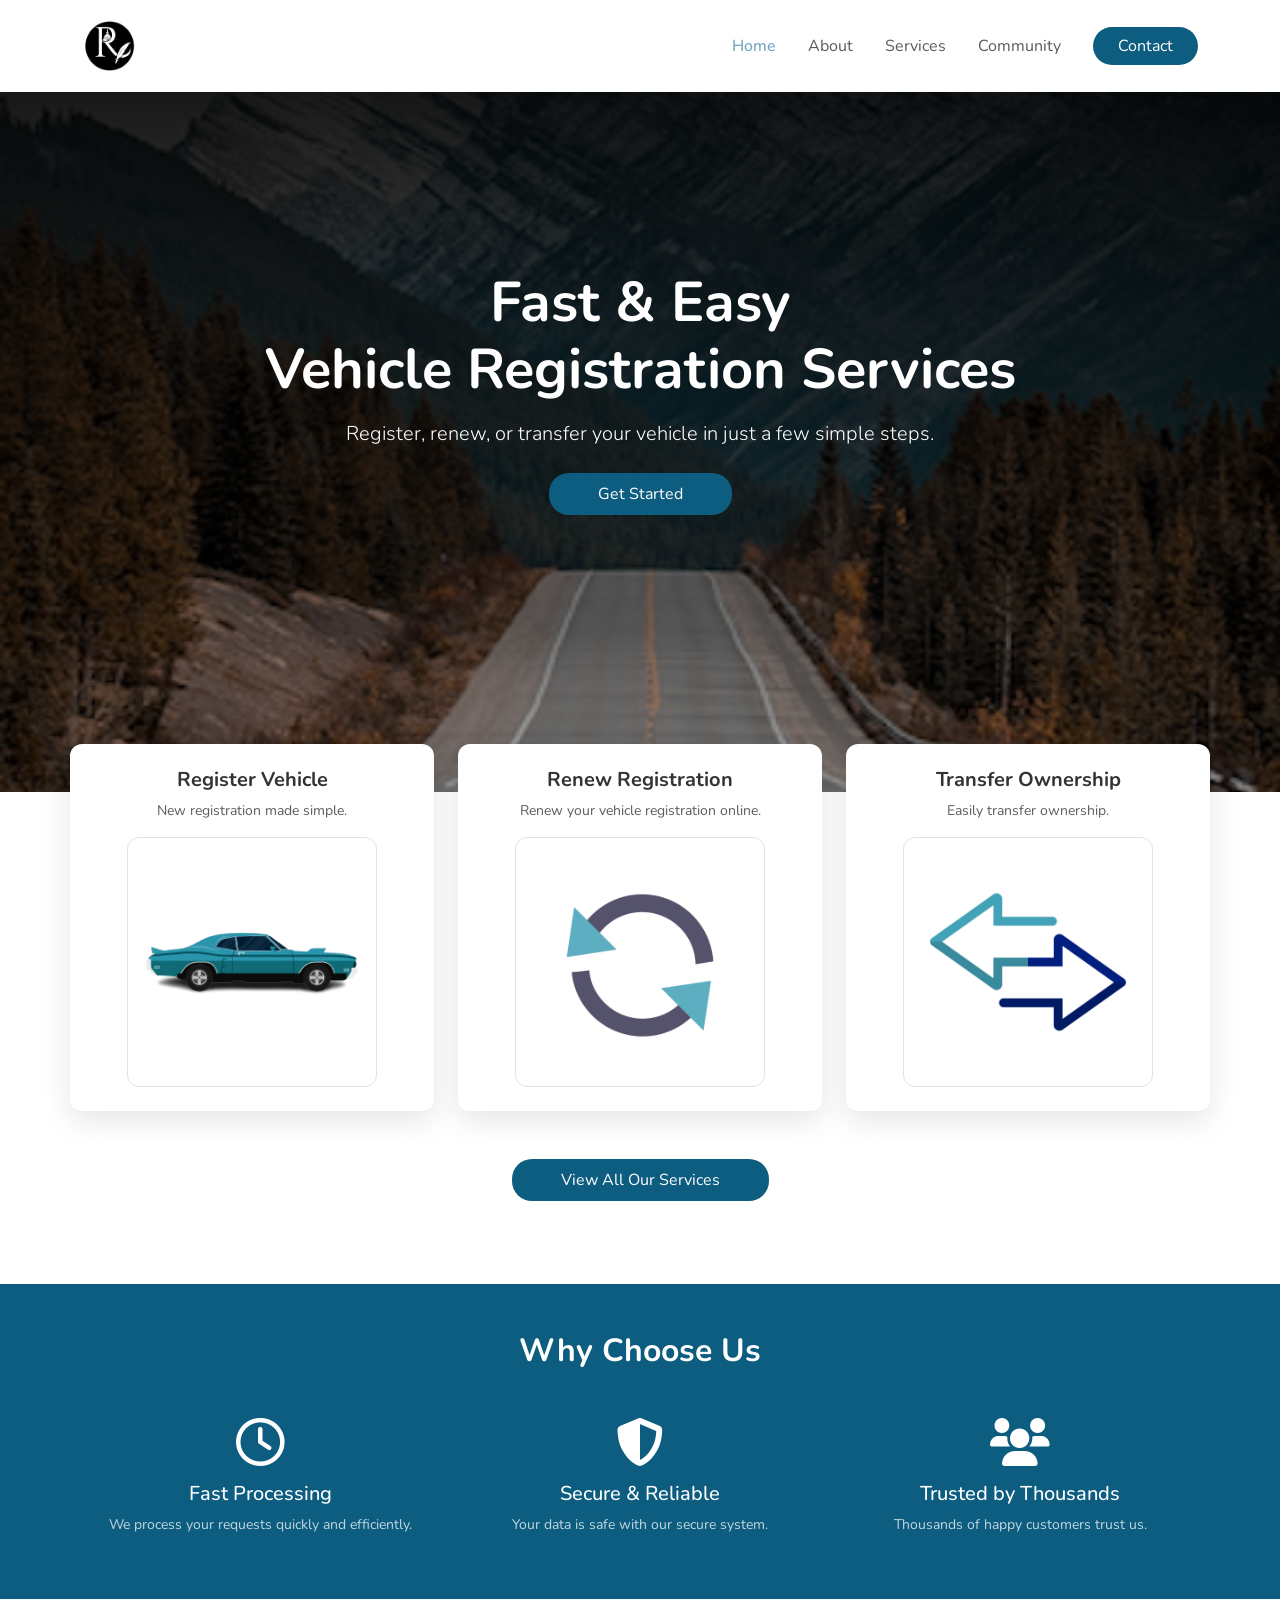
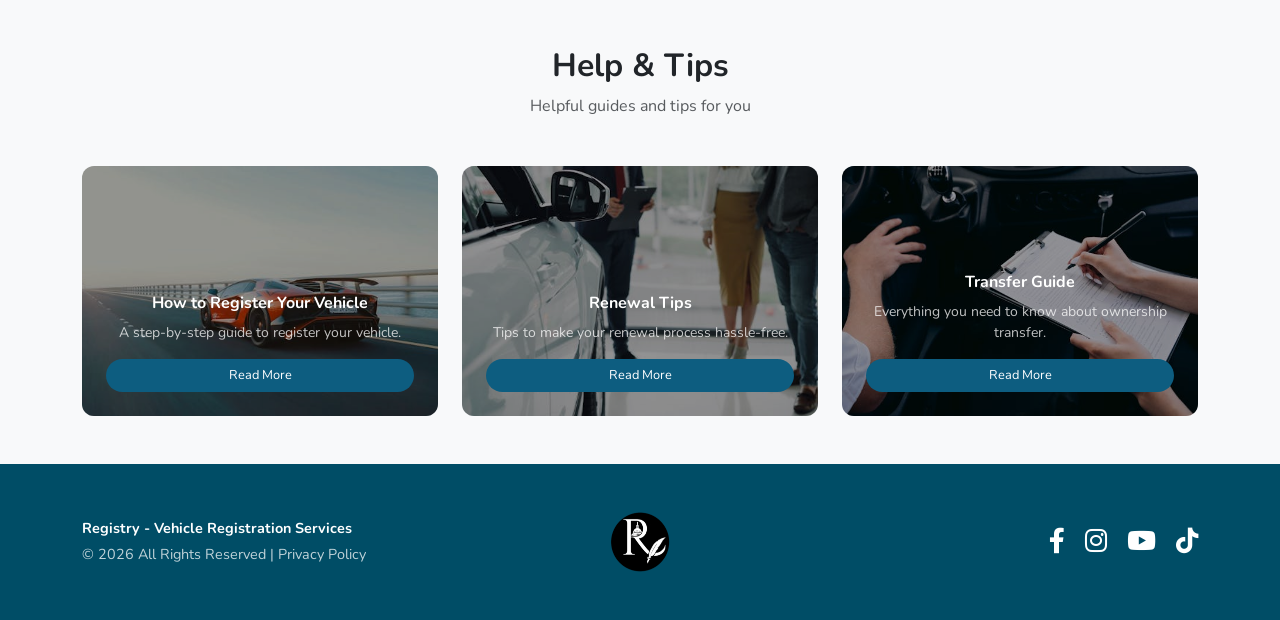
<file: index.html>
<!DOCTYPE html>
<html lang="en">
<head>
    <meta charset="UTF-8">
    <meta name="viewport" content="width=device-width, initial-scale=1.0">
    <title>Registry - Vehicle Registration Services</title>
    <link rel="icon" type="image/png" href="images/favicon.png">
    <link rel="preconnect" href="https://fonts.googleapis.com">
    <link rel="preconnect" href="https://fonts.gstatic.com" crossorigin>
    <link href="https://fonts.googleapis.com/css2?family=Nanum+Myeongjo&family=Nunito:ital,wght@0,200..1000;1,200..1000&family=Raleway:ital,wght@0,100..900;1,100..900&display=swap" rel="stylesheet">
    <link href="https://cdn.jsdelivr.net/npm/bootstrap@5.3.0/dist/css/bootstrap.min.css" rel="stylesheet">
    <link rel="stylesheet" href="https://cdnjs.cloudflare.com/ajax/libs/font-awesome/6.0.0/css/all.min.css">
    <link rel="stylesheet" href="css/style.css">
</head>
<body>
    <nav class="navbar navbar-expand-lg navbar-light bg-white sticky-top py-3">
        <div class="container">
            <a class="navbar-brand" href="index.html">
                <img src="images/logo.png" alt="Registry Logo" height="50">
            </a>
            <button class="navbar-toggler" type="button" data-bs-toggle="collapse" data-bs-target="#navbarNav">
                <span class="navbar-toggler-icon"></span>
            </button>
            <div class="collapse navbar-collapse justify-content-end" id="navbarNav">
                <ul class="navbar-nav align-items-center">
                    <li class="nav-item"><a class="nav-link px-3 active-custom" href="#">Home</a></li>
                    <li class="nav-item"><a class="nav-link px-3" href="about.html">About</a></li>
                    <li class="nav-item"><a class="nav-link px-3" href="services.html">Services</a></li>
                    <li class="nav-item"><a class="nav-link px-3" href="community.html">Community</a></li>
                    <li class="nav-item ms-lg-3"><a class="btn btn-contact px-4" href="contact.html">Contact</a></li>
                </ul>
            </div>
        </div>
    </nav>
    <header class="home-hero d-flex align-items-center">
        <div class="container text-center text-white">
            <h1 class="display-4 fw-bold mb-3">Fast & Easy<br>Vehicle Registration Services</h1>
            <p class="lead mb-4">Register, renew, or transfer your vehicle in just a few simple steps.</p>
            <a href="services.html" class="btn btn-hero-primary px-5 py-2">Get Started</a>
        </div>
    </header>
    <section class="home-cards">
        <div class="row g-4 mt-5 justify-content-center text-center">
            <div class="col-md-4">
                <div class="service-card p-4">
                    <h5 class="fw-bold">Register Vehicle</h5>
                    <p class="small text-muted">New registration made simple.</p>
                    <img src="images/services01.png" class="img-thumbnail" alt="register vehicle">
                </div>
            </div>
            <div class="col-md-4">
                <div class="service-card p-4">
                    <h5 class="fw-bold">Renew Registration</h5>
                    <p class="small text-muted">Renew your vehicle registration online.</p>
                    <img src="images/services02.png" class="img-thumbnail" alt="renew registration">
                </div>
            </div>
            <div class="col-md-4">
                <div class="service-card p-4">
                    <h5 class="fw-bold">Transfer Ownership</h5>
                    <p class="small text-muted">Easily transfer ownership.</p>
                    <img src="images/services03.png" class="img-thumbnail" alt="Transfer ownership">
                </div>
            </div>
        </div>
    
        <div class="m-5 text-center">
            <a href="services.html" class="btn btn-view-all px-5 py-2">View All Our Services</a>
        </div>
   </section>
   <section class="why-choose-us py-5">
    <div class="container text-center text-white">
        <h2 class="fw-bold mb-5">Why Choose Us</h2>
        <div class="row g-4">
            <div class="col-md-4">
                <i class="fa-regular fa-clock fa-3x mb-3"></i>
                <h5>Fast Processing</h5>
                <p class="small opacity-75">We process your requests quickly and efficiently.</p>
            </div>
            <div class="col-md-4">
                <i class="fa-solid fa-shield fa-3x mb-3"></i>
                <h5>Secure & Reliable</h5>
                <p class="small opacity-75">Your data is safe with our secure system.</p>
            </div>
            <div class="col-md-4">
                <i class="fa-solid fa-users fa-3x mb-3"></i>
                <h5>Trusted by Thousands</h5>
                <p class="small opacity-75">Thousands of happy customers trust us.</p>
            </div>
        </div>
    </div>
</section>
<section class="help-tips py-5 bg-light">
    <div class="container text-center">
        <h2 class="fw-bold">Help & Tips</h2>
        <p class="text-muted mb-5">Helpful guides and tips for you</p>
        <div class="row g-4">
            <div class="col-md-4">
                <div class="tip-card card-reg">
                    <div class="tip-overlay p-4">
                        <h6 class="fw-bold text-white">How to Register Your Vehicle</h6>
                        <p class="small text-white opacity-75 mb-3">A step-by-step guide to register your vehicle.</p>
                        <a href="community.html" class="btn btn-tip-action px-4">Read More</a>
                    </div>
                </div>
            </div>
            <div class="col-md-4">
                <div class="tip-card card-renew">
                    <div class="tip-overlay p-4">
                        <h6 class="fw-bold text-white">Renewal Tips</h6>
                        <p class="small text-white opacity-75 mb-3">Tips to make your renewal process hassle-free.</p>
                        <a href="community.html" class="btn btn-tip-action px-4">Read More</a>
                    </div>
                </div>
            </div>
            <div class="col-md-4">
                <div class="tip-card card-transfer">
                    <div class="tip-overlay p-4">
                        <h6 class="fw-bold text-white">Transfer Guide</h6>
                        <p class="small text-white opacity-75 mb-3">Everything you need to know about ownership transfer.</p>
                        <a href="community.html" class="btn btn-tip-action px-4">Read More</a>
                    </div>
                </div>
            </div>
        </div>
    </div>
</section>



    <footer class="footer py-5">
        <div class="container">
            <div class="row align-items-center">
    
                <div class="col-md-4 text-center text-md-start footer-legal">
                    <p class="mb-1 fw-bold">Registry - Vehicle Registration Services</p>
                    <p class="mb-0 small opacity-75">
                        © 2026 All Rights Reserved | 
                        <a href="privacy-policy.html" class="text-white text-decoration-none hover-underline">Privacy Policy</a>
                    </p>
                </div>

                <div class="col-md-4 text-center mb-4 mb-md-0">
                    <a href="index.html">
                        <img src="images/logo.png" alt="Registry Logo" class="footer-logo-main">
                    </a>
                </div>

                <div class="col-md-4 text-center text-md-end mb-4 mb-md-0 social-links">
                    <a href="https://facebook.com" target="_blank" class="me-3"><i class="fab fa-facebook-f"></i></a>
                    <a href="https://instagram.com" target="_blank" class="me-3"><i class="fab fa-instagram"></i></a>
                    <a href="https://youtube.com" target="_blank" class="me-3"><i class="fab fa-youtube"></i></a>
                    <a href="https://tiktok.com" target="_blank"><i class="fab fa-tiktok"></i></a>
                </div>
    
            </div>
        </div>
    </footer>
    
            </div>
        </div>
        <script src="https://cdn.jsdelivr.net/npm/bootstrap@5.3.0/dist/js/bootstrap.bundle.min.js"></script>
    </footer>
</body>
</html>
</file>
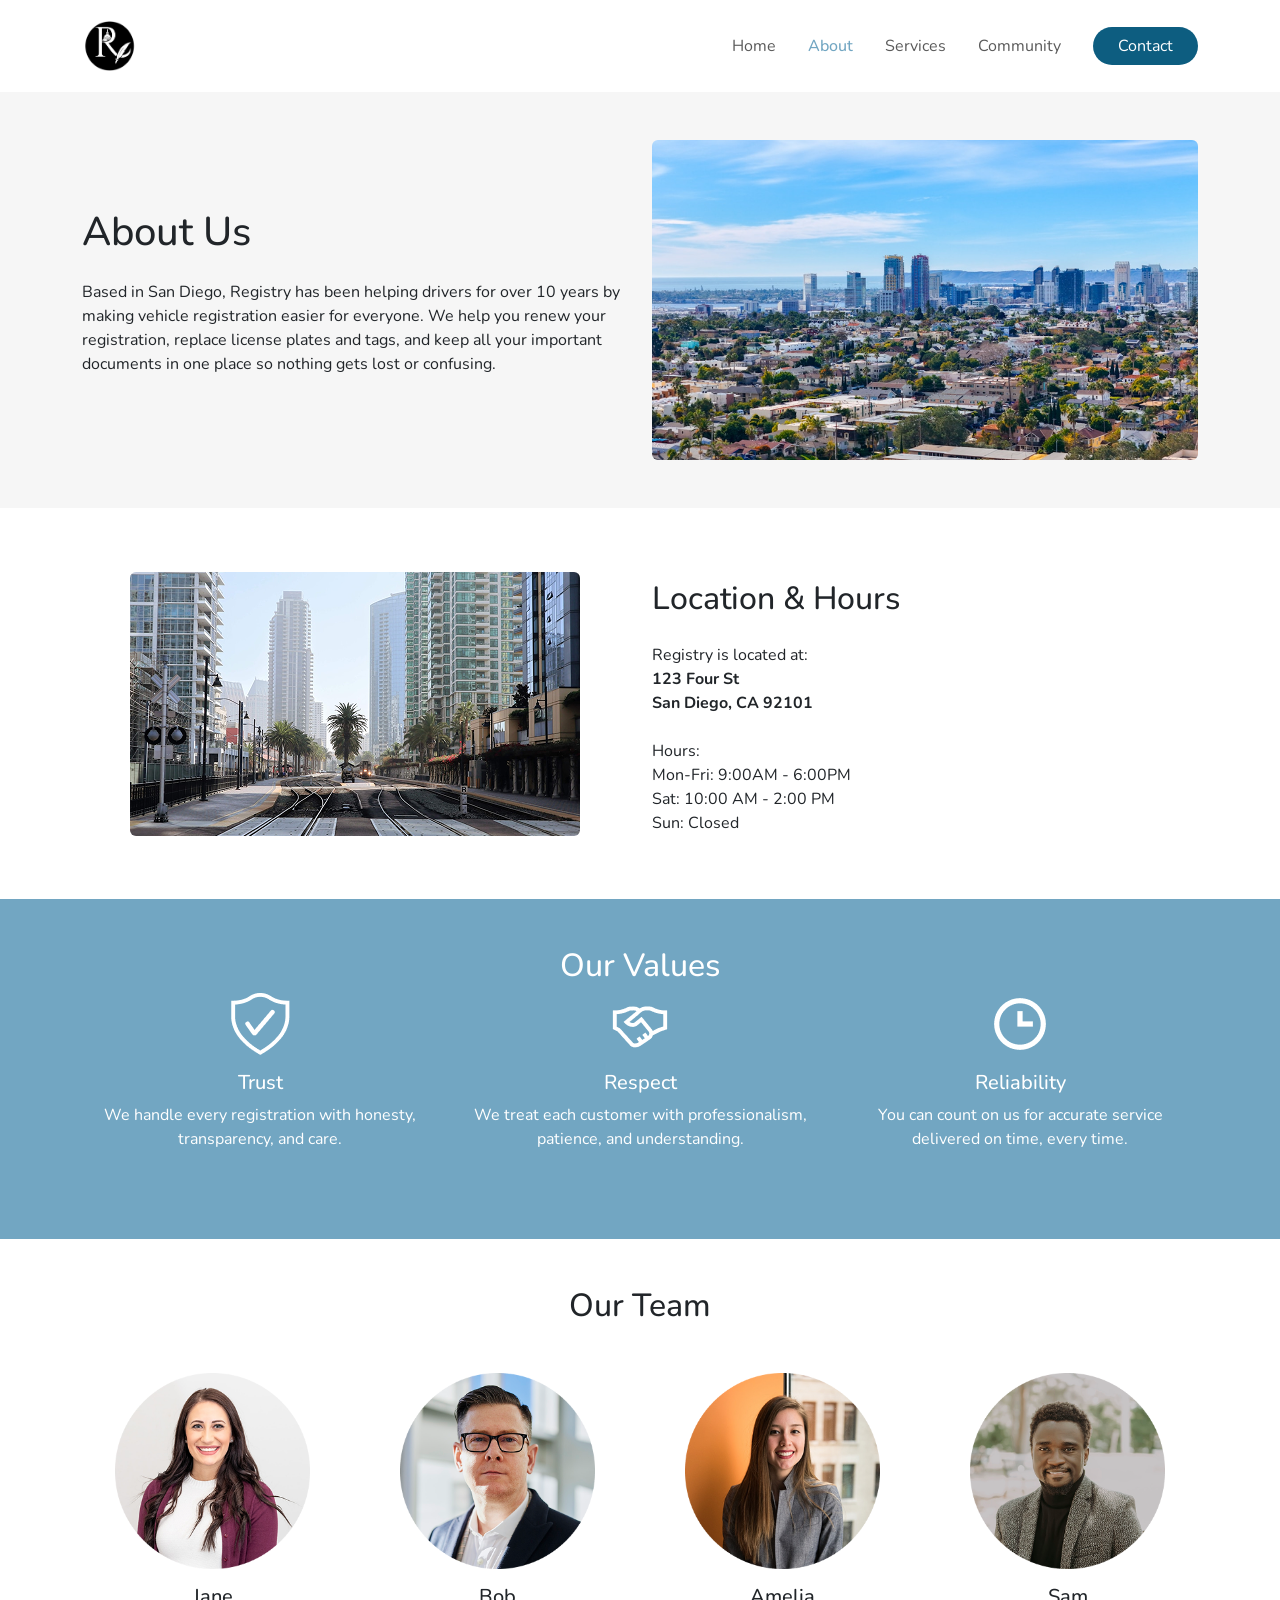
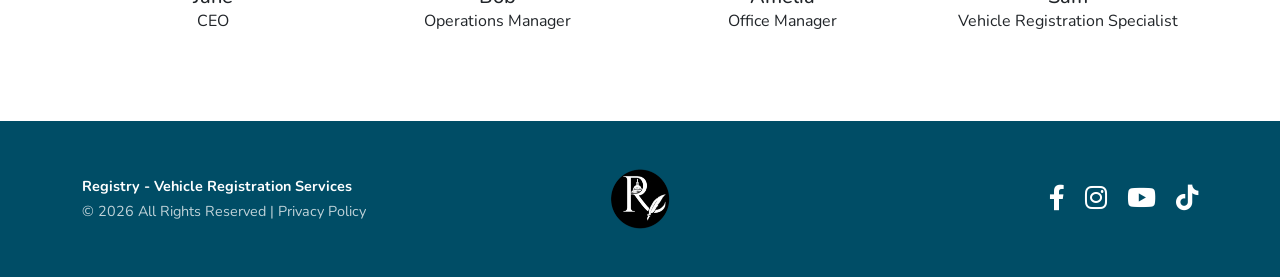
<file: about.html>
<!DOCTYPE html>
<html lang="en">
<head>
    <meta charset="UTF-8">
    <meta name="viewport" content="width=device-width, initial-scale=1.0">
    <title>Registry - About</title>
    <link rel="icon" type="image/png" href="images/favicon.png">
    <link rel="preconnect" href="https://fonts.googleapis.com">
    <link rel="preconnect" href="https://fonts.gstatic.com" crossorigin>
    <link href="https://fonts.googleapis.com/css2?family=Nanum+Myeongjo&family=Nunito:ital,wght@0,200..1000;1,200..1000&family=Raleway:ital,wght@0,100..900;1,100..900&display=swap" rel="stylesheet">
    
    <!-- Bootstrap CSS -->
    <link href="https://cdn.jsdelivr.net/npm/bootstrap@5.3.0/dist/css/bootstrap.min.css" rel="stylesheet">
    
    <!-- Font Awesome Icons -->
    <link rel="stylesheet" href="https://cdnjs.cloudflare.com/ajax/libs/font-awesome/6.0.0/css/all.min.css">

    <!-- Your Custom CSS -->
    <link rel="stylesheet" href="css/style.css">
</head>

<body>
    <nav class="navbar navbar-expand-lg navbar-light bg-white sticky-top py-3">
        <div class="container">
            <a class="navbar-brand" href="index.html">
                <img src="images/logo.png" alt="Registry Logo" height="50">
            </a>
            <button class="navbar-toggler" type="button" data-bs-toggle="collapse" data-bs-target="#navbarNav">
                <span class="navbar-toggler-icon"></span>
            </button>
            <div class="collapse navbar-collapse justify-content-end" id="navbarNav">
                <ul class="navbar-nav align-items-center">
                    <li class="nav-item"><a class="nav-link px-3" href="index.html">Home</a></li>
                    <li class="nav-item"><a class="nav-link px-3 active-custom" href="#">About</a></li>
                    <li class="nav-item"><a class="nav-link px-3" href="services.html">Services</a></li>
                    <li class="nav-item"><a class="nav-link px-3" href="community.html">Community</a></li>
                    <li class="nav-item ms-lg-3"><a class="btn btn-contact px-4" href="contact.html">Contact</a></li>
                </ul>
            </div>
        </div>
    </nav>

    <!--About Section-->
    <section class="about py-5">
        <div class="container">
            <div class="row align-items-center">

                <!-- Text -->
                <div class="col-md-6 text-center text-md-start">
                    <h1 class="mt-4 mt-md-0 mb-4">About Us</h1>

                    <p>
                        Based in San Diego, Registry has been helping drivers for over
                        10 years by making vehicle registration easier for everyone.
                        We help you renew your registration, replace license plates
                        and tags, and keep all your important documents in one place
                        so nothing gets lost or confusing.
                    </p>
                </div>

                <!-- Image -->
                <div class="col-md-6 text-center">
                    <img src="images/about.png"
                        class="img-fluid rounded"
                        alt="San Diego">
                </div>

            </div>
        </div>
    </section>

    <!-- Location Section -->
    <section class="location py-5">
        <div class="container">
            <div class="row align-items-center">

                <div class="col-md-6 text-center">
                    <img src="images/location.png"
                        class="img-fluid rounded"
                        alt="San Diego Location">
                </div>
                <div class="col-md-6 text-center text-md-start">
                    <h2 class="mt-4 mb-4">Location & Hours</h2>

                    <p>
                        Registry is located at:<br>
                        <b>123 Four St <br> San Diego, CA 92101</b>
                        <br><br>

                        Hours:<br>
                        Mon-Fri: 9:00AM - 6:00PM<br>
                        Sat: 10:00 AM - 2:00 PM<br>
                        Sun: Closed
                    </p>
                </div>

            </div>
        </div>
    </section>

    <!-- Values Section-->
    <section class="values py-5">
        <div class="container">
            <h2 class="text-center">Our Values</h2>
            <div class="row text-center">
            <!-- Image 1 -->
            <div class="col-md-4 mb-4">
                <img src="images/trust-image.png" class="img-fluid rounded" alt="Registration">
                <h5 class="mt-3">Trust</h5>
                <p>We handle every registration with honesty, transparency, and care.</p>
            </div>
            <!-- Image 2 -->
            <div class="col-md-4 mb-4">
                <img src="images/respect-image.png" class="img-fluid rounded"
                alt="License Plates">
                <h5 class="mt-3">Respect</h5>
                <p>We treat each customer with professionalism, patience, and understanding.</p>
            </div>
            <!-- Image 3 -->
            <div class="col-md-4 mb-4">
                <img src="images/reliability-image.png" class="img-fluid rounded"
                alt="Vehicle Documents">
                <h5 class="mt-3">Reliability</h5>
                <p>You can count on us for accurate service delivered on time, every time.</p>
            </div>
            </div>
        </div>
    </section>

    <!-- Our Team-->
    <section class="team py-5">
        <div class="container">
            <h2 class="text-center mb-5">Our Team</h2>
            <div class="row text-center">
                <!-- Member 1 -->
                <div class="col-md-3 col-6 mb-4">
                    <img src="images/jane.png" class="img-fluid rounded w-75" alt="Jane">
                    <h5 class="mt-3 mb-0">Jane</h5>
                    <p>CEO</p>
                </div>

                <!-- Member 2 -->
                <div class="col-md-3 col-6 mb-4">
                    <img src="images/bob.png" class="img-fluid rounded w-75" alt="Bob">
                    <h5 class="mt-3 mb-0">Bob</h5>
                    <p>Operations Manager</p>
                </div>

                <!-- Member 3 -->
                <div class="col-md-3 col-6 mb-4">
                    <img src="images/amelia.png" class="img-fluid rounded w-75" alt="Amelia">
                    <h5 class="mt-3 mb-0">Amelia</h5>
                    <p>Office Manager</p>
                </div>

                <!-- Member 4 -->
                <div class="col-md-3 col-6 mb-4">
                    <img src="images/sam.png" class="img-fluid rounded w-75" alt="Sam">
                    <h5 class="mt-3 mb-0">Sam</h5>
                    <p>Vehicle Registration Specialist</p>
                </div>
            </div>
        </div>
    </section>

    <footer class="footer py-5">
        <div class="container">
            <div class="row align-items-center">
    
                <div class="col-md-4 text-center text-md-start footer-legal">
                    <p class="mb-1 fw-bold">Registry - Vehicle Registration Services</p>
                    <p class="mb-0 small opacity-75">
                        © 2026 All Rights Reserved | 
                        <a href="privacy-policy.html" class="text-white text-decoration-none hover-underline">Privacy Policy</a>
                    </p>
                </div>

                <div class="col-md-4 text-center mb-4 mb-md-0">
                    <a href="index.html">
                        <img src="images/logo.png" alt="Registry Logo" class="footer-logo-main">
                    </a>
                </div>

                <div class="col-md-4 text-center text-md-end mb-4 mb-md-0 social-links">
                    <a href="https://facebook.com" target="_blank" class="me-3"><i class="fab fa-facebook-f"></i></a>
                    <a href="https://instagram.com" target="_blank" class="me-3"><i class="fab fa-instagram"></i></a>
                    <a href="https://youtube.com" target="_blank" class="me-3"><i class="fab fa-youtube"></i></a>
                    <a href="https://tiktok.com" target="_blank"><i class="fab fa-tiktok"></i></a>
                </div>
    
            </div>
        </div>
    </footer>

    <script src="https://cdn.jsdelivr.net/npm/bootstrap@5.3.0/dist/js/bootstrap.bundle.min.js"></script>

</body>
</html>
</file>
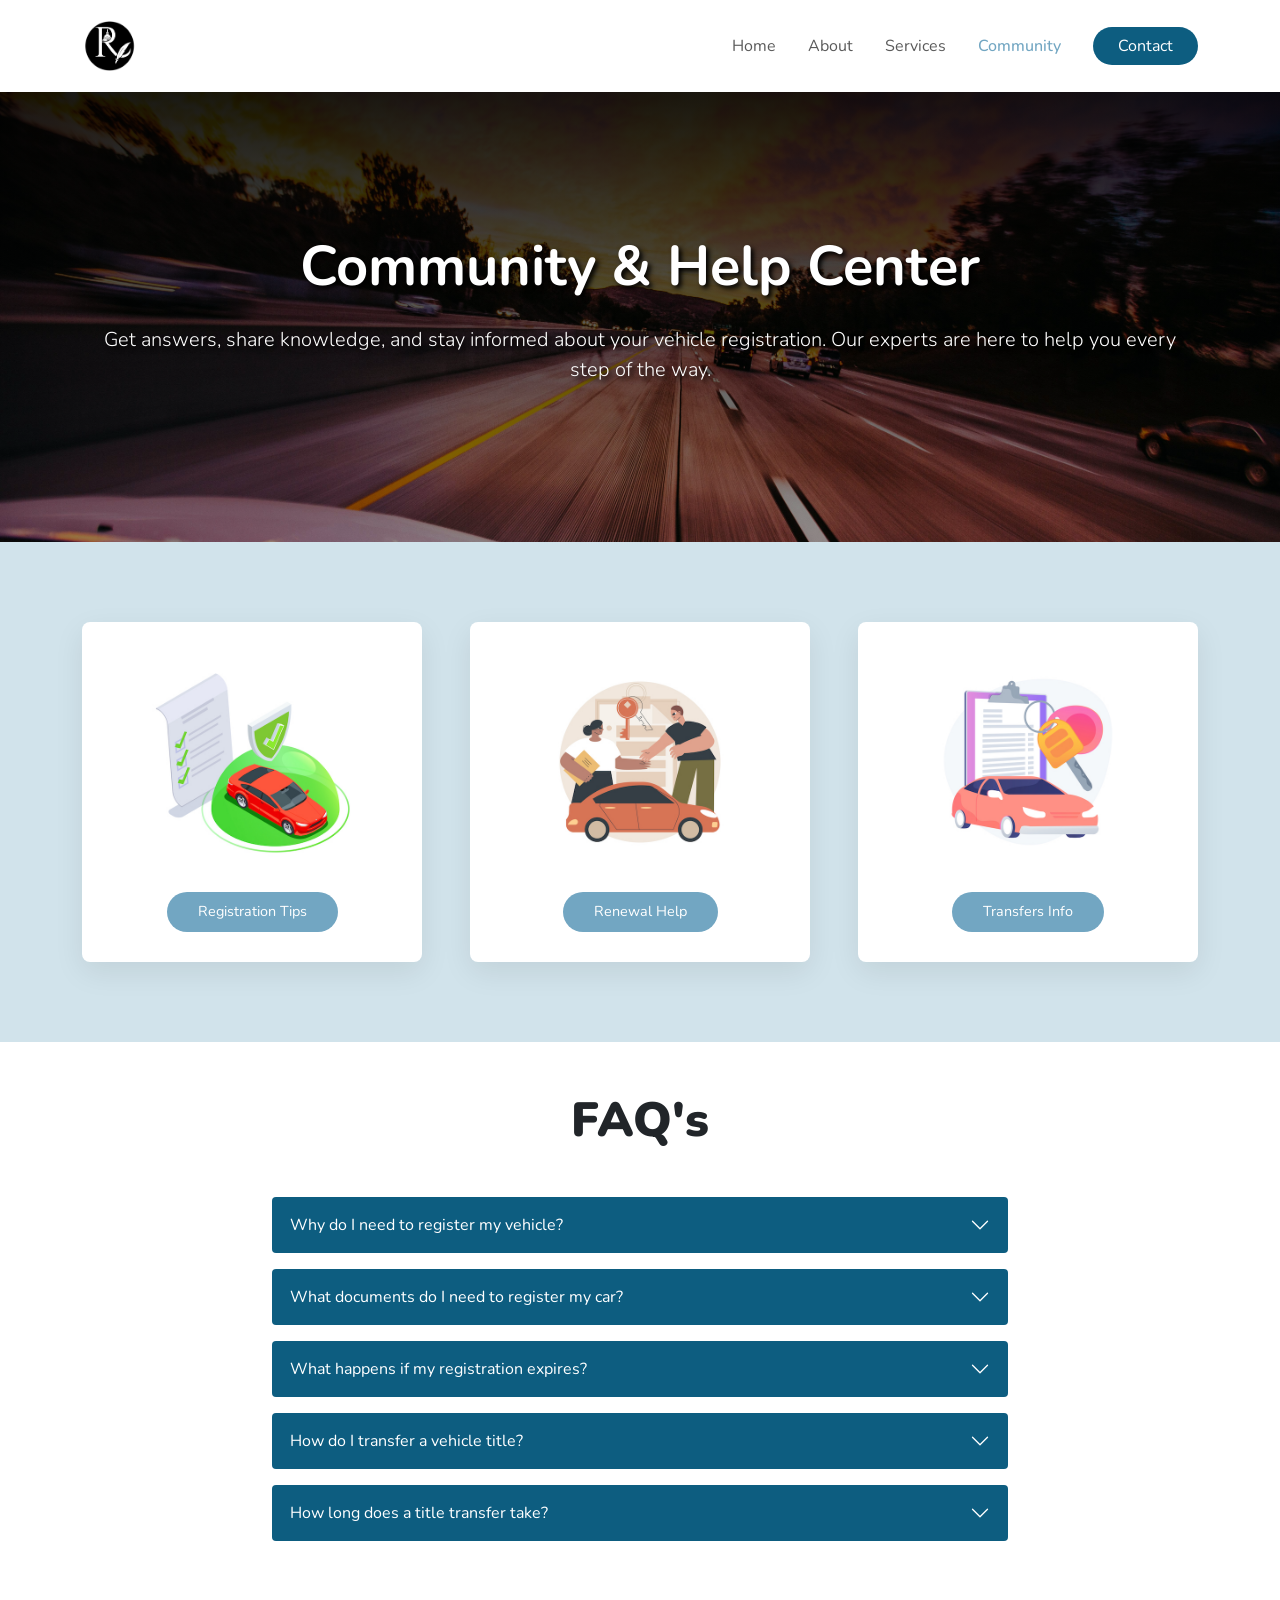
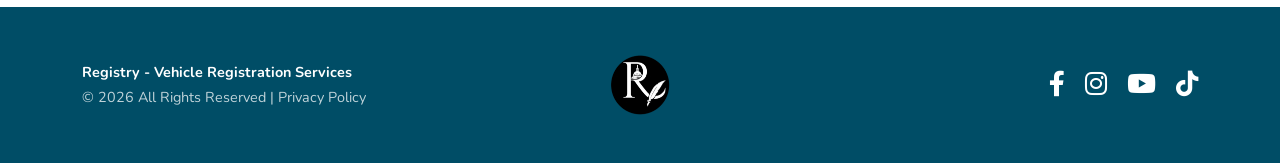
<file: community.html>
<!DOCTYPE html>
<html lang="en">
<head>
    <meta charset="UTF-8">
    <meta name="viewport" content="width=device-width, initial-scale=1.0">
    <title>Registry - Community</title>
    <link rel="icon" type="image/png" href="images/favicon.png">
    <link rel="preconnect" href="https://fonts.googleapis.com">
    <link rel="preconnect" href="https://fonts.gstatic.com" crossorigin>
    <link href="https://fonts.googleapis.com/css2?family=Nanum+Myeongjo&family=Nunito:ital,wght@0,200..1000;1,200..1000&family=Raleway:ital,wght@0,100..900;1,100..900&display=swap" rel="stylesheet">
    <link href="https://cdn.jsdelivr.net/npm/bootstrap@5.3.0/dist/css/bootstrap.min.css" rel="stylesheet">
    <link rel="stylesheet" href="https://cdnjs.cloudflare.com/ajax/libs/font-awesome/6.0.0/css/all.min.css">
    <link rel="stylesheet" href="css/style.css">


</head>
<body>
    <nav class="navbar navbar-expand-lg navbar-light bg-white sticky-top py-3">
        <div class="container">
            <a class="navbar-brand" href="index.html">
                <img src="images/logo.png" alt="Registry Logo" height="50">
            </a>
            <button class="navbar-toggler" type="button" data-bs-toggle="collapse" data-bs-target="#navbarNav">
                <span class="navbar-toggler-icon"></span>
            </button>
            <div class="collapse navbar-collapse justify-content-end" id="navbarNav">
                <ul class="navbar-nav align-items-center">
                    <li class="nav-item"><a class="nav-link px-3" href="index.html">Home</a></li>
                    <li class="nav-item"><a class="nav-link px-3" href="about.html">About</a></li>
                    <li class="nav-item"><a class="nav-link px-3" href="services.html">Services</a></li>
                    <li class="nav-item"><a class="nav-link px-3 active-custom" href="#">Community</a></li>
                    <li class="nav-item ms-lg-3"><a class="btn btn-contact px-4" href="contact.html">Contact</a></li>
                </ul>
            </div>
        </div>
    </nav>
    <header class="hero-section">
        <div class="container h-100 d-flex flex-column justify-content-center align-items-center text-center text-white">
            <h1 class="display-4 fw-bold mb-4">Community & Help Center</h1>
            <p class="lead max-width-p">Get answers, share knowledge, and stay informed about your vehicle registration. Our experts are here to help you every step of the way.</p>
        </div>
    </header>

    <section class="features-section">
        <div class="container">
            <div class="row g-5">
                
                <!-- Card 1 -->
                <div class="col-md-4">
                    <div class="feature-card h-100">
                        <div class="img-wrapper">
                             <img src="images/car01.jpg" alt="Registration Tips" class="img-fluid feature-img">
                        </div>
                        <button class="btn btn-action" data-bs-toggle="collapse" data-bs-target="#collapseCard1" aria-expanded="false" aria-controls="collapseCard1">
                            Registration Tips
                        </button>
                        <div class="collapse" id="collapseCard1">
                            <div class="card-body-content pt-3">
                                <ul class="lists">
                                    <li>Checklist: Gather your Title, Bill of Sale, and ID before starting.</li><br>
                                    <li>Inspections: Complete smog and safety tests to avoid delays.</li><br>
                                    <li>VIN Verify: Make sure your paperwork matches the vehicle information.</li><br>
                                </ul>
                            </div>
                        </div>
                    </div>
                </div>
    
                <!-- Card 2 -->
                <div class="col-md-4">
                    <div class="feature-card h-100">
                        <div class="img-wrapper">
                             <img src="images/car02.jpg" alt="Renewal Help" class="img-fluid feature-img">
                        </div>
                        <button class="btn btn-action" data-bs-toggle="collapse" data-bs-target="#collapseCard2" aria-expanded="false" aria-controls="collapseCard2">
                            Renewal Help
                        </button>
                        <div class="collapse" id="collapseCard2">
                            <div class="card-body-content pt-3">
                                <ul class="lists">
                                    <li>Fast Pay: Renew your registration in just a few minutes.</li><br>
                                    <li>Alerts: Get reminders before your registration expires.</li><br>
                                    <li>Address: Update your address to receive your new tags.</li><br>
                                </ul>
                            </div>
                        </div>
                    </div>
                </div>
    
                <!-- Card 3 -->
                <div class="col-md-4">
                    <div class="feature-card h-100">
                        <div class="img-wrapper">
                             <img src="images/car03.jpg" alt="Transfers Info" class="img-fluid feature-img">
                        </div>
                        <button class="btn btn-action" data-bs-toggle="collapse" data-bs-target="#collapseCard3" aria-expanded="false" aria-controls="collapseCard3">
                            Transfers Info
                        </button>
                        <div class="collapse" id="collapseCard3">
                            <div class="card-body-content pt-3">
                                <ul class="lists">
                                    <li>Sign-Off: Complete all required title signatures.</li><br>
                                    <li>Liability: Submit a release of liability after the sale.</li><br>
                                    <li>Gifted: Special rules apply for family transfers.</li><br>
                                </ul>
                            </div>
                        </div>
                    </div>
                </div>
    
            </div>
        </div>
    </section>

    <!-- FAQ Section -->

    <section class="faq-section container text-center">
        <h2 class="faq-title mb-5">FAQ's</h2>
        <div class="row justify-content-center">
            <div class="col-lg-8 text-start"> <div class="accordion" id="faqAccordion">
                    
                    <div class="accordion-item mb-3 border-0">
                        <h2 class="accordion-header" id="headingOne">
                            <button class="accordion-button collapsed custom-faq-btn" type="button" data-bs-toggle="collapse" data-bs-target="#faq1">
                                Why do I need to register my vehicle?
                            </button>
                        </h2>
                        <div id="faq1" class="accordion-collapse collapse" data-bs-parent="#faqAccordion">
                            <div class="accordion-body bg-white border">
                                Registration proves ownership and ensures your car meets safety and legal requirements.
                            </div>
                        </div>
                    </div>
    
                    <div class="accordion-item mb-3 border-0">
                        <h2 class="accordion-header" id="headingTwo">
                            <button class="accordion-button collapsed custom-faq-btn" type="button" data-bs-toggle="collapse" data-bs-target="#faq2">
                                What documents do I need to register my car?
                            </button>
                        </h2>
                        <div id="faq2" class="accordion-collapse collapse" data-bs-parent="#faqAccordion">
                            <div class="accordion-body bg-white border">
                                You usually need:
                                 - Driver’s license
                                 - Proof of insurance
                                 - Vehicle title
                                 - Smog or inspection certificate
                            </div>
                        </div>
                    </div>
    
                    <div class="accordion-item mb-3 border-0">
                        <h2 class="accordion-header" id="headingThree">
                            <button class="accordion-button collapsed custom-faq-btn" type="button" data-bs-toggle="collapse" data-bs-target="#faq3">
                                What happens if my registration expires?
                            </button>
                        </h2>
                        <div id="faq3" class="accordion-collapse collapse" data-bs-parent="#faqAccordion">
                            <div class="accordion-body bg-white border">
                                Expired registration can lead to fines, late fees, and potential impoundment if the vehicle is driven on public roads.
                            </div>
                        </div>
                    </div>

                    <div class="accordion-item mb-3 border-0">
                        <h2 class="accordion-header" id="headingFour">
                            <button class="accordion-button collapsed custom-faq-btn" type="button" data-bs-toggle="collapse" data-bs-target="#faq4">
                                How do I transfer a vehicle title?
                            </button>
                        </h2>
                        <div id="faq4" class="accordion-collapse collapse" data-bs-parent="#faqAccordion">
                            <div class="accordion-body bg-white border">
                                You typically need the vehicle title, proof of insurance, a valid ID, and a completed registration application form.
                            </div>
                        </div>
                    </div>

                    <div class="accordion-item mb-3 border-0">
                        <h2 class="accordion-header" id="headingFive">
                            <button class="accordion-button collapsed custom-faq-btn" type="button" data-bs-toggle="collapse" data-bs-target="#faq5">
                                How long does a title transfer take?
                            </button>
                        </h2>
                        <div id="faq5" class="accordion-collapse collapse" data-bs-parent="#faqAccordion">
                            <div class="accordion-body bg-white border">
                                It typically takes a few weeks, depending on processing times.
                            </div>
                        </div>
                    </div>
    
                </div>
            </div>
        </div>
    </section>

    <footer class="footer py-5">
        <div class="container">
            <div class="row align-items-center">
    
                <div class="col-md-4 text-center text-md-start footer-legal">
                    <p class="mb-1 fw-bold">Registry - Vehicle Registration Services</p>
                    <p class="mb-0 small opacity-75">
                        © 2026 All Rights Reserved | 
                        <a href="privacy-policy.html" class="text-white text-decoration-none hover-underline">Privacy Policy</a>
                    </p>
                </div>

                <div class="col-md-4 text-center mb-4 mb-md-0">
                    <a href="index.html">
                        <img src="images/logo.png" alt="Registry Logo" class="footer-logo-main">
                    </a>
                </div>

                <div class="col-md-4 text-center text-md-end mb-4 mb-md-0 social-links">
                    <a href="https://facebook.com" target="_blank" class="me-3"><i class="fab fa-facebook-f"></i></a>
                    <a href="https://instagram.com" target="_blank" class="me-3"><i class="fab fa-instagram"></i></a>
                    <a href="https://youtube.com" target="_blank" class="me-3"><i class="fab fa-youtube"></i></a>
                    <a href="https://tiktok.com" target="_blank"><i class="fab fa-tiktok"></i></a>
                </div>
    
            </div>
        </div>
    </footer>

    <script src="https://cdn.jsdelivr.net/npm/bootstrap@5.3.0/dist/js/bootstrap.bundle.min.js"></script>
</body>
</html>
</file>
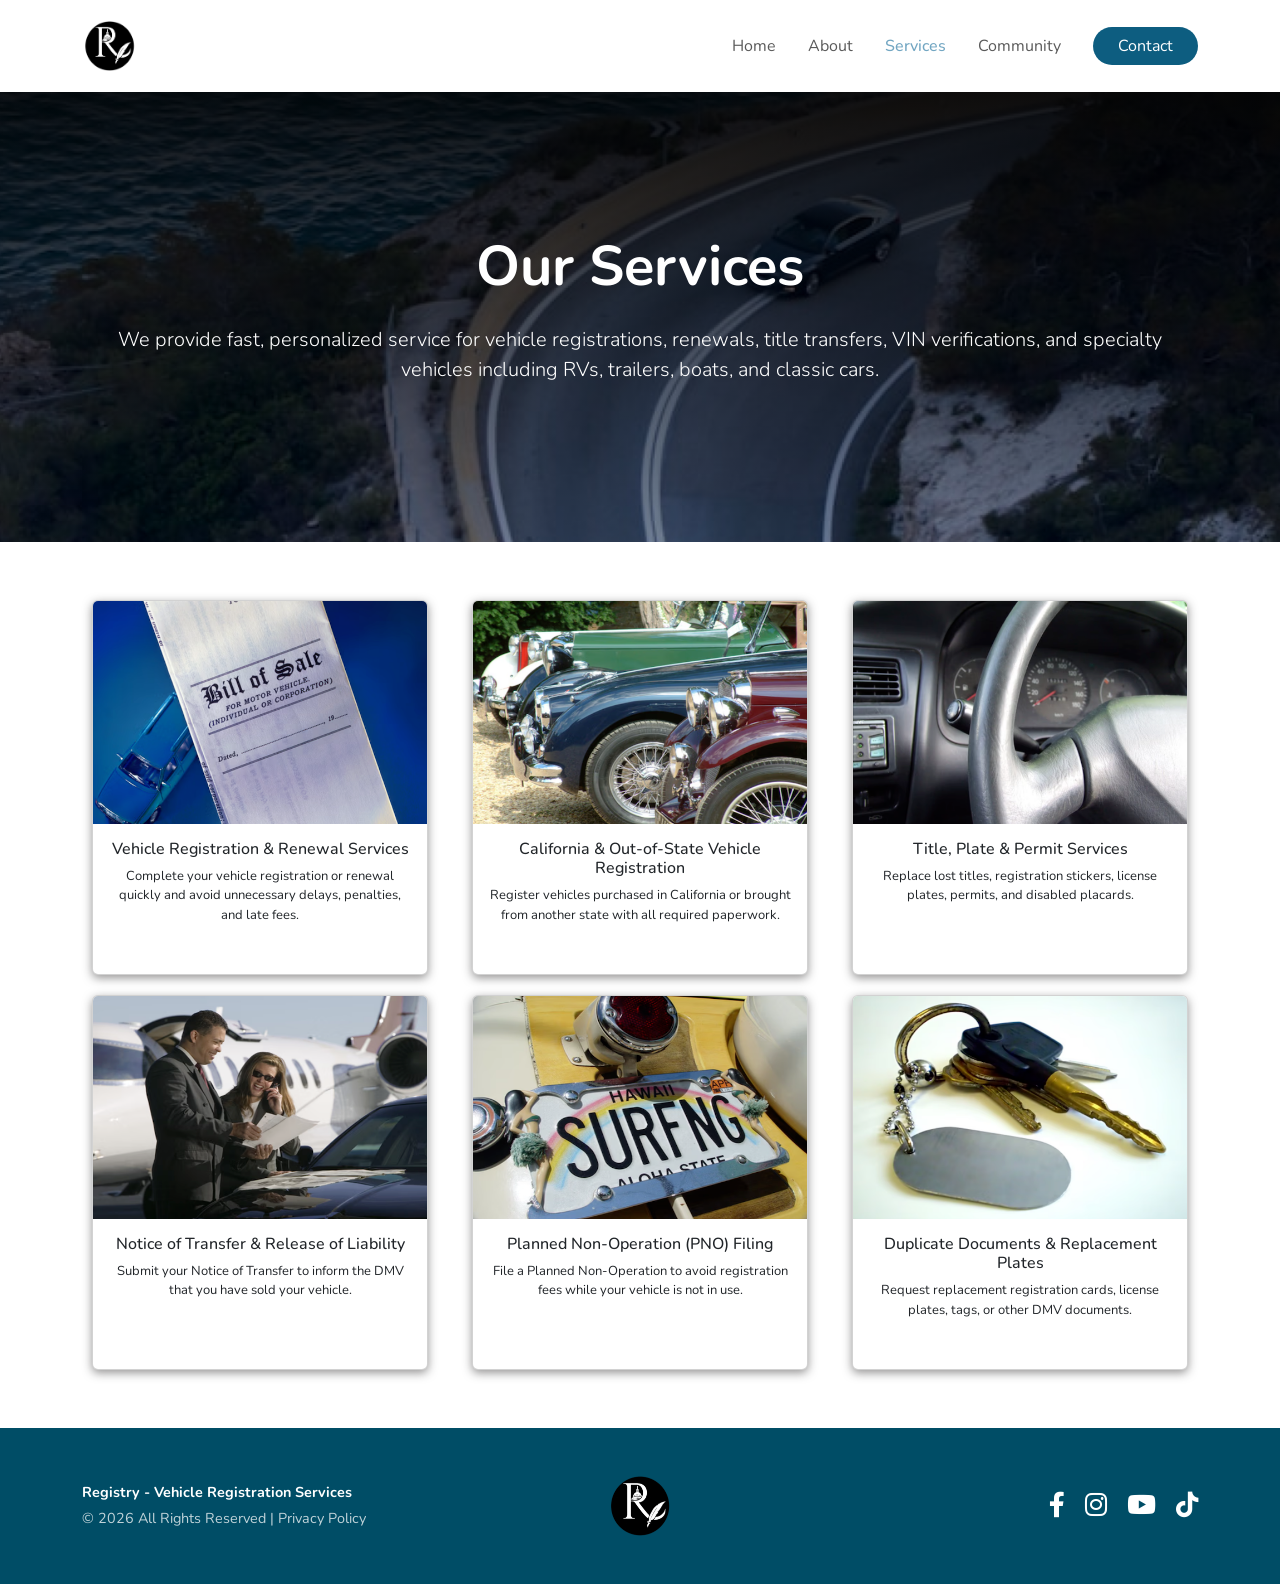
<file: services.html>
<!DOCTYPE html>
<html lang="en">
<head>
    <meta charset="UTF-8">
    <meta name="viewport" content="width=device-width, initial-scale=1.0">
    <title>Registry - Services</title>
    <link rel="icon" type="image/png" href="images/favicon.png">
    <link rel="preconnect" href="https://fonts.googleapis.com">
    <link rel="preconnect" href="https://fonts.gstatic.com" crossorigin>
    <link href="https://fonts.googleapis.com/css2?family=Nanum+Myeongjo&family=Nunito:ital,wght@0,200..1000;1,200..1000&family=Raleway:ital,wght@0,100..900;1,100..900&display=swap" rel="stylesheet">
    <!-- Bootstrap CSS -->
    <link href="https://cdn.jsdelivr.net/npm/bootstrap@5.3.0/dist/css/bootstrap.min.css" rel="stylesheet">
    <link rel="stylesheet" href="https://cdnjs.cloudflare.com/ajax/libs/font-awesome/6.0.0/css/all.min.css">
    <link rel="stylesheet" href="css/style.css">
</head>
<bodiv>
<!-- Navbar -->
<nav class="navbar navbar-expand-lg navbar-light bg-white sticky-top py-3">
    <div class="container">
        <a class="navbar-brand" href="index.html">
            <img src="images/logo.png" alt="Registry Logo" height="50">
        </a>
        <button class="navbar-toggler" type="button" data-bs-toggle="collapse" data-bs-target="#navbarNav">
            <span class="navbar-toggler-icon"></span>
        </button>
        <div class="collapse navbar-collapse justify-content-end" id="navbarNav">
            <ul class="navbar-nav align-items-center">
                <li class="nav-item"><a class="nav-link px-3" href="index.html">Home</a></li>
                <li class="nav-item"><a class="nav-link px-3" href="about.html">About</a></li>
                <li class="nav-item"><a class="nav-link px-3 active-custom" href="#">Services</a></li>
                <li class="nav-item"><a class="nav-link px-3" href="community.html">Community</a></li>
                <li class="nav-item ms-lg-3"><a class="btn btn-contact px-4" href="contact.html">Contact</a></li>
            </ul>
        </div>
    </div>
</nav>

 <!-- hero section --> 
 <header class="hero-services">
    <div class="container h-100 d-flex flex-column justify-content-center align-items-center text-center text-white">
        <h1 class="display-4 fw-bold mb-4">Our Services</h1>
        <p class="lead max-width-p">We provide fast, personalized service for vehicle registrations, renewals, title transfers, VIN verifications, and specialty vehicles including RVs, trailers, boats, and classic cars.</p>
    </div>
</header>

<!-- Cards -->
<div class="container py-5" id="ServicesCards">
    <div class="row align-items-start">

        <!-- Card 1 -->
         <div class="col-md-4 col-12">
            <div class="card">
                <img src="images/s6-billosale.png" alt="service 1" class="card-img-top">
                <div class="card-body">
                    <h6 class="card-title">Vehicle Registration & Renewal Services</h6>
                    <p>Complete your vehicle registration or renewal quickly and avoid unnecessary delays, penalties, and late fees.</p>
                </div>
            </div>
         </div>
        <!-- Card 2 -->
         <div class="col-md-4 col-12">
            <div class="card">
                <img src="images/s5-vintage.png" alt="Service 2" class="card-img-top">
                <div class="card-body">
                    <h6 class="card-title">California & Out-of-State Vehicle Registration</h6>
                    <p>Register vehicles purchased in California or brought from another state with all required paperwork.</p>
                </div>
            </div>
         </div>
        <!-- Card 3 -->
         <div class="col-md-4 col-12">
            <div class="card">
                <img src="images/s4-stwheel.png" alt="Service 3" class="card-img-top">
                <div class="card-body">
                    <h6 class="card-title">Title, Plate & Permit Services</h6>
                    <p>Replace lost titles, registration stickers, license plates, permits, and disabled placards.</p>
                </div>
            </div>
         </div>
        <div class="w-100 d-none d-md-block"></div>
        <!-- Card 4 -->
         <div class="col-md-4 col-12">
            <div class="card">
                <img src="images/s2-jetsetter.png" alt="Service 4" class="card-img-top">
                <div class="card-body">
                    <h6 class="card-title">Notice of Transfer & Release of Liability</h6>
                    <p>Submit your Notice of Transfer to inform the DMV that you have sold your vehicle.
                    </p>
                </div>
            </div>
         </div>
        <!-- Card 5 -->
          <div class="col-md-4 col-12">
            <div class="card">
                <img src="images/s1-HIplate.png" alt="Service 5" class="card-img-top">
                <div class="card-body">
                    <h6 class="card-title">Planned Non-Operation (PNO) Filing</h6>
                    <p>File a Planned Non-Operation to avoid registration fees while your vehicle is not in use.</p>
                </div>
            </div>
         </div>
        <!-- Card 6 -->
         <div class="col-md-4 col-12">
            <div class="card">
                <img src="images/s3-keys.png" alt="Service 6" class="card-img-top">
                <div class="card-body">
                    <h6 class="card-title">Duplicate Documents & Replacement Plates</h6>
                    <p>Request replacement registration cards, license plates, tags, or other DMV documents.</p>
                </div>
                </div>
            </div> 
        </div>
</div>
</div>

 <!-- Footer -->
 <footer class="footer py-5">
    <div class="container">
        <div class="row align-items-center">

            <div class="col-md-4 text-center text-md-start footer-legal">
                <p class="mb-1 fw-bold">Registry - Vehicle Registration Services</p>
                <p class="mb-0 small opacity-75">
                    © 2026 All Rights Reserved | 
                    <a href="privacy-policy.html" class="text-white text-decoration-none hover-underline">Privacy Policy</a>
                </p>
            </div>

            <div class="col-md-4 text-center mb-4 mb-md-0">
                <a href="index.html">
                    <img src="images/logo.png" alt="Registry Logo" class="footer-logo-main">
                </a>
            </div>

            <div class="col-md-4 text-center text-md-end mb-4 mb-md-0 social-links">
                <a href="https://facebook.com" target="_blank" class="me-3"><i class="fab fa-facebook-f"></i></a>
                <a href="https://instagram.com" target="_blank" class="me-3"><i class="fab fa-instagram"></i></a>
                <a href="https://youtube.com" target="_blank" class="me-3"><i class="fab fa-youtube"></i></a>
                <a href="https://tiktok.com" target="_blank"><i class="fab fa-tiktok"></i></a>
            </div>

        </div>
    </div>
</footer>

<script src="https://cdn.jsdelivr.net/npm/bootstrap@5.3.0/dist/js/bootstrap.bundle.min.js"></script>

</body>
</html>
</file>
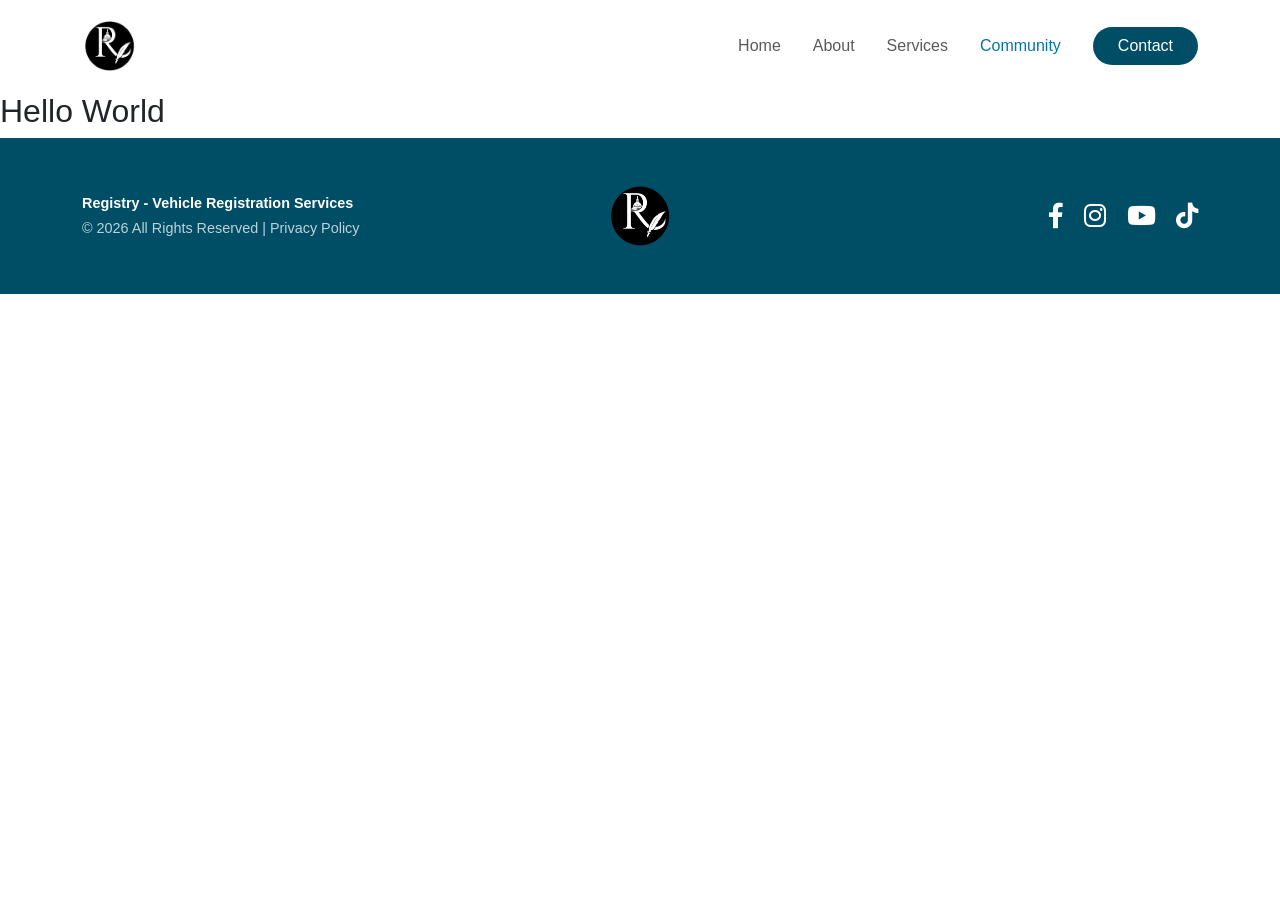
<file: tester1.html>
<!DOCTYPE html>
<html lang="en">
<head>
    <meta charset="UTF-8">
    <meta name="viewport" content="width=device-width, initial-scale=1.0">
    <title>Registry-Community</title>
    <link rel="icon" type="image/png" href="images/favicon.png">
    <link href="https://cdn.jsdelivr.net/npm/bootstrap@5.3.0/dist/css/bootstrap.min.css" rel="stylesheet">
    <link rel="stylesheet" href="https://cdnjs.cloudflare.com/ajax/libs/font-awesome/6.0.0/css/all.min.css">
    <link rel="stylesheet" href="style.css">
</head>
<body>
    <nav class="navbar navbar-expand-lg navbar-light bg-white sticky-top py-3">
        <div class="container">
            <a class="navbar-brand" href="index.html">
                <img src="images/logo.png" alt="Registry Logo" height="50">
            </a>
            <button class="navbar-toggler" type="button" data-bs-toggle="collapse" data-bs-target="#navbarNav">
                <span class="navbar-toggler-icon"></span>
            </button>
            <div class="collapse navbar-collapse justify-content-end" id="navbarNav">
                <ul class="navbar-nav align-items-center">
                    <li class="nav-item"><a class="nav-link px-3" href="index.html">Home</a></li>
                    <li class="nav-item"><a class="nav-link px-3" href="about.html">About</a></li>
                    <li class="nav-item"><a class="nav-link px-3" href="services.html">Services</a></li>
                    <li class="nav-item"><a class="nav-link px-3 active-custom" href="#">Community</a></li>
                    <li class="nav-item ms-lg-3"><a class="btn btn-contact px-4" href="contact.html">Contact</a></li>
                </ul>
            </div>
        </div>
    </nav>
    <h2>Hello World</h2>
    <footer class="footer py-5">
        <div class="container">
            <div class="row align-items-center">
    
                <div class="col-md-4 text-center text-md-start footer-legal">
                    <p class="mb-1 fw-bold">Registry - Vehicle Registration Services</p>
                    <p class="mb-0 small opacity-75">
                        © 2026 All Rights Reserved | 
                        <a href="privacy-policy.html" class="text-white text-decoration-none hover-underline">Privacy Policy</a>
                    </p>
                </div>

                <div class="col-md-4 text-center mb-4 mb-md-0">
                    <a href="index.html">
                        <img src="images/logo.png" alt="Registry Logo" class="footer-logo-main">
                    </a>
                </div>

                <div class="col-md-4 text-center text-md-end mb-4 mb-md-0 social-links">
                    <a href="https://facebook.com" target="_blank" class="me-3"><i class="fab fa-facebook-f"></i></a>
                    <a href="https://instagram.com" target="_blank" class="me-3"><i class="fab fa-instagram"></i></a>
                    <a href="https://youtube.com" target="_blank" class="me-3"><i class="fab fa-youtube"></i></a>
                    <a href="https://tiktok.com" target="_blank"><i class="fab fa-tiktok"></i></a>
                </div>
    
            </div>
        </div>
    </footer>
    <script src="https://cdn.jsdelivr.net/npm/bootstrap@5.3.0/dist/js/bootstrap.bundle.min.js"></script>

</body>
</html>
</file>
<file: css/style.css>
:root {
    --primary-blue: #0d5d80;
    --accent-blue: #72a6c2;
    --bg-light: #d1e3eb;
    --white: #ffffff;
    --gray: #f6f6f6;
    --black: #000000;
    --almost-black: #0b0b0b;
    --yellow: #eabe42;

}

body {
    font-family: 'nunito',Tahoma, Geneva, Verdana, sans-serif;;
}

/* Nav */

.navbar-brand img:hover {
    opacity: 0.8;
}
.active-custom {
    color: var(--accent-blue) !important;
    font-weight: 500;
}

.hero-section h1 {
    text-shadow: 3px 3px 5px rgb(0, 0, 0);

}
.hero-section p {
    text-shadow: 3px 3px 5px rgb(0, 0, 0);
}

.active-custom {
    color: var(--accent-blue) !important;
}

.btn-contact {
    background-color: var(--primary-blue);
    color: white;
    border-radius: 25px;
}
.btn-contact:hover {
    color: #004d66;
    background-color: #c0c4c5;
}
/* Hero */
.home-hero {
    height: 700px;
    background: linear-gradient(rgba(1,1,1,0.9), rgba(0, 0, 0, 0.328)), url('../images/hero.png') center/cover no-repeat;
    background-size: 100%;
    background-position: center;
    padding-bottom: 100px;
}
.btn-hero-primary { background-color: var(--primary-blue); color: white; border-radius: 20px;}
.btn-hero-primary:hover {
    background-color: #c0c4c5;
    color: #004d66;
}
.hero-section {
    height: 450px;
    background-image: linear-gradient(rgba(1,1,1,0.9), rgba(0,0,0,0.4)), url('../images/carhero.jpg');
    background-size: cover;
    background-position: center;
    display: flex;
    align-items: center;
    justify-content: center;
}
.home-cards {
    margin: -150px auto 5px;
    padding: 30px;
    max-width: 1200px
}
.service-card {
    max-height: 500px;
    max-width: 400px;
    background: white;
    color: #333;
    border-radius: 12px;
    box-shadow: 0 10px 30px rgba(0,0,0,0.1);
    transition: transform 0.3s ease;
}

.service-card img {
    width: 250px;          
    height: 250px;        
    object-fit: cover;   
    border-radius: 12px; 
}

.service-card:hover { transform: translateY(-10px); }

.icon-circle {
    font-size: 2rem;
    color: var(--accent-blue);
    border: 2px solid #eee;
    width: 60px;
    height: 60px;
    line-height: 56px;
    border-radius: 50%;
    margin: 0 auto;
}
.btn-view-all { background-color: var(--primary-blue); color: white; border-radius: 20px; }
.btn-view-all:hover {
    background-color: #c0c4c5;
    color: #004d66;
}
/* Why Choose Us */
.why-choose-us { background-color: var(--primary-blue); }
/* Help & Tips */
.tip-card {
    height: 250px;
    border-radius: 12px;
    overflow: hidden;
    position: relative;
    background-size: cover;
    background-position: center;
}
.card-reg { background-image: url('../images/registerCar.jpeg'); }
.card-renew { background-image: url('../images/renewalTips.jpg'); }
.card-transfer { background-image: url('../images/transferguide.jpg'); }

.tip-overlay {
    background: rgba(0, 0, 0, 0.4);
    height: 100%;
    display: flex;
    flex-direction: column;
    justify-content: flex-end;
}
.btn-tip-action { background-color: var(--primary-blue); color: white; border-radius: 20px; font-size: 0.8rem; }

.btn-tip-action:hover {
    background-color: #c0c4c5;
    color: #004d66;
}
.hero-services {
    height: 450px;
    background-image: linear-gradient(rgba(1,1,1,0.9), rgba(0,0,0,0.4)), url('../images/servicehero.png');
    background-size: cover;
    background-position: center;
    display: flex;
    align-items: center;
    justify-content: center;
}
/*Services page*/
.card {
    height: 375px;
    margin: 10px;
    text-align: center;
    box-shadow: 0 3px 10px rgba(45, 44, 44, 0.5);
}
.card p {
    font-size: small;
}

/*Community*/
/* Features */
.features-section {
    background-color: var(--bg-light);
    padding: 80px 0;
}

.feature-card {
    background: white;
    padding: 30px;
    border-radius: 10px;
    box-shadow: 0 4px 15px rgba(0,0,0,0.05);
    text-align: center;
}

/* Feature Image Styling */
.img-wrapper {
    height: 220px; /* Fixed height to keep cards uniform */
    display: flex;
    align-items: center;
    justify-content: center;
    margin-bottom: 20px;
    overflow: hidden;
}

.feature-img {
    max-height: 100%;
    width: auto;
    object-fit: contain; /* Keeps the isometric illustrations from stretching */
    transition: transform 0.3s ease;
}

.feature-card:hover .feature-img {
    transform: scale(1.1); /* Subtle zoom effect on hover */
}

.feature-card {
    background: white;
    padding: 30px;
    border-radius: 8px;
    box-shadow: 0 10px 30px rgba(0,0,0,0.08);
    text-align: center;
    border: none;
}

.btn-action {
    background-color: var(--accent-blue);
    color: white;
    border-radius: 20px;
    padding: 8px 30px;
    font-size: 0.9rem;
}
.btn-action:hover {
    color: #004d66;
    background-color: #c0c4c5;
}
.card-body {
    max-height: 200px;
}

.card-body-content {
    font-size: small;
    text-align: start;
    margin-top: 10px;
    padding: 10px;
    background-color: #7ca8bf6e;
    border-radius: 7px
    
}


/* FAQ */

/* Custom Accordion Styling */
.faq-section {
    margin-bottom: 50px;
}
.faq-title {
    font-size: 3rem;
    font-weight: 900;
    padding: 50px 0px 0px 0px;
}
.custom-faq-btn {
    background-color: var(--primary-blue) !important;
    color: white !important;
    border-radius: 4px !important;
    padding: 18px;
    box-shadow: none !important;
}

/* Changes the color of the accordion arrow to white */
.accordion-button::after {
    filter: brightness(0) invert(1);
}

/* Ensures the answer box looks clean */
.accordion-body {
    border-radius: 0 0 4px 4px;
    color: #555;
    font-size: 0.95rem;
}

.accordion-item {
    background: transparent;
}


/*About Page*/
.about {
    background-color: #F6F6F6;
}

.values {
    background-color: #72A6C2;
    color: white;
    width: 100%;
}


/*footer*/
.footer {
    background-color: #004d66; 
    color: white;
}
.social-links a {
    color: white;
    font-size: 1.6rem;
    text-decoration: none;
    transition: transform 0.3s ease, opacity 0.3s ease;
    display: inline-block;
}
.social-links a:hover {
    opacity: 0.8;
    transform: translateY(-3px);
}
.footer-logo-main {
    height: 60px; 
    width: auto;
    transition: opacity 0.3s;
}

.footer-logo-main:hover {
    opacity: 0.8;
}
.footer-legal p {
    font-size: 0.9rem;
    margin: 0;
}

.hover-underline:hover {
    text-decoration: underline !important;
}





/* Contact Page */
main {
    max-width: 1200px;
    margin: 0 auto; 
    width: 100%;
}
.hero-fifth {
    background: var(--gray);
    text-align: center;
    display: flex;
    align-items: center;
    justify-content: center;
    flex-direction: column;
    padding: 60px 20px; 
}
.hero-fifth h1 {
    color: var(--primary-blue);
    text-shadow: 2px 2px 4px rgba(0,0,0,0.3);
    font-weight: 800;
    font-size: 48px;
}
.hero-fifth p {
    color: var(--almost-black);
    font-size: 16px;
    margin-top: 15px;
}
.hero-fifth-btns {
    display: flex;
    gap: 1rem;
    justify-content: center;
    flex-wrap: wrap;
}
.btn-outline-dark {
    background-color: var(--primary-blue);
    color: var(--white);
    border: 2px solid var(--primary-blue);
    border-radius: 50px;
    padding: 10px 20px;
    transition: all 0.3s ease;
    cursor: pointer;
    text-decoration: none;
}
.btn-outline-dark:hover {
    background-color: var(--accent-blue);
    color: var(--white);
    border-color: var(--primary-blue);
}
/* Info Bar */
.info-bar {
    background-color: var(--primary-blue);
    color: white;

    text-align: center;
    display: grid;
    grid-template-columns: repeat(3,1fr);
}
.info-bar-cell {
    display: flex;
    flex-direction: column;
    align-items: center;
    justify-content: center;
    gap: 1rem;
    padding: 2rem 1.5rem; 
}
.info-bar-cell:nth-child(2) {
    background-color: var(--accent-blue); 
}
.info-bar-icon {
    font-size: 1.5rem;
    color: rgba(255,255,255,0.8);
    flex-shrink: 0;
    margin-top: 2px;
}
.info-bar-cell h3 {
    margin-bottom: 0.2rem;
    font-size: 1.2rem;
    font-weight: 600;
}
.info-bar-cell a {
    color: var(--yellow);
    text-decoration: none;
    font-weight: 800;
}
.info-bar-cell a:hover {
    text-decoration: underline;
}
/* Contact Form */
.form-section {
    background-color: var(--accent-blue);
    padding: 40px 20px;
}
.form-inner {
    max-width: 900px;
    margin: 0 auto;
    padding: 30px;
    
}
.form-section h2 {
    text-align: left;
    color: var(--white);
    margin-bottom: 30px;
    font-weight: 700;
}
.form-section > .form-inner > p {
    color: var(--white);
    font-size: 1.1rem;
    margin-bottom: 20px;
}
.fieldset {
    border: none;
    margin-bottom: 20px;
}
legend {
    font-size: 1.2rem;
    font-weight: 600;
    margin-bottom: 15px;
    color: var(--white);
}
.row-3 {
    display: grid;
    grid-template-columns: repeat(2, 1fr);
    gap: 20px;
    margin-bottom: 1rem;
}
.row-2 {
    display: grid;
    grid-template-columns: 1fr 1fr;
    gap: 20px;
    margin-bottom: 1rem;
}
.row-1 {
    display: grid;
    grid-template-columns: 1fr;
    gap: 20px;
    margin-bottom: 1rem;
}
.form-group {
    display: flex;
    flex-direction: column;
    gap: .5rem;
}
label.field-label {
    font-weight: 600;
    color: var(--white);
    text-transform: none;
}
label.field-label .required {
    color: var(--yellow);
}
input[type="text"],
input[type="email"],
input[type="tel"],
select, textarea {
    color: var(--almost-black);
    background: var();
    padding: 10px;
    border-radius: 10px;
    border: 1.5px solid var(--primary-blue);
    font-size: 1rem;
    width: 100%;
    outline: none;
    transition: border-color 0.3s ease;
    appearance: none;
}   
input::placeholder, textarea::placeholder {
    color: var(--almost-black);
    opacity: 0.7;
}
input[type="text"]:focus,
input[type="email"]:focus,
input[type="tel"]:focus,
select:focus,
textarea:focus {
    border-color: var(--accent-blue);
}
textarea {
    resize: vertical;
    min-height: 120px;
    line-height: 1.5;
}
select:not([multiple]) {
    background-image: url('/images/arrow-down.svg');
    background-repeat: no-repeat;
    background-position: right 10px center;
    background-size: 12px;
    padding-right: 1.5rem;
    cursor: pointer;
}
select[multiple] {
    background-image: none;
    padding-right: 10px;
    height: auto;
}
select[multiple] option {
    padding: 8px;
}
select[multiple] option:checked {
    background-color: var(--accent-blue);
    color: white;
}
input[type="text"]:not(:placeholder-shown):valid,
input[type="email"]:not(:placeholder-shown):valid,
input[type="tel"]:not(:placeholder-shown):valid,
textarea:not(:placeholder-shown):valid {
    border-color: var(--accent-blue);
}
input[type="text"]:not(:placeholder-shown):invalid,
input[type="email"]:not(:placeholder-shown):invalid,
input[type="tel"]:not(:placeholder-shown):invalid,
textarea:not(:placeholder-shown):invalid {
    border-color: var(--yellow);
}

/*radio and checkbox*/
.toggle-group {
    display: flex;
    flex-wrap: wrap;
    gap: 20px;
}
.toggle-pill {
    display:flex;
    align-items: center;
    gap: 10px;
    padding: 8px 16px;
    background: rgba(255,255,255,0.2);
    border-radius: 25px;
    border: 1.5px solid var(--white);
    color: var(--white);
    cursor: pointer;
    transition: all 0.3s ease;
}
.toggle-pill:hover {
            background: rgba(255,255,255,0.25);
            border-color: rgba(255,255,255,0.6);
        }
        .toggle-pill:has(input:checked) {
            background: var(--white);
            border-color: var(--white);
        }
        .toggle-pill input[type="radio"],
        .toggle-pill input[type="checkbox"] {
            accent-color: var(--primary-blue);
            width: 15px;
            height: 15px;
        }
        .toggle-pill label {
            font-size: 0.86rem;
            font-weight: 600;
            color: var(--white);
            cursor: pointer;
            letter-spacing: 0;
            text-transform: none;
        }
        .toggle-pill:has(input:checked) label {
            color: var(--primary-blue);
        }
        .btn-submit {
            background-color: var(--primary-blue);
            color: white;
            border-radius: 25px;
            padding: 12px 30px;
            font-size: 1rem;
            border: none;
            cursor: pointer;
            transition: background-color 0.3s ease, color 0.3s ease;
            margin-top: 0.5rem;
        }
.btn-submit:hover {
    background-color: var(--yellow);
    
}
/* Map Section */
.map-section {
    display: grid;
    grid-template-columns: 1fr 1fr;
    min-height: 300px;
    align-items: stretch;
}
.map-text {
    padding: 20px;
    background: var(--gray);
    display: flex;
    flex-direction: column;
    justify-content: center;
}
.map-text h2 {
    color: var(--primary-blue);
    font-weight: 700;
    margin-bottom: 15px;
}
.map-text p {
    color: var(--almost-black);
    font-size: 1.1rem;
    line-height: 1.5;
}
.map-embed {
    overflow: hidden;
    min-height: 300px;
}
.map-embed iframe {
    width: 100%;
    height: 100%;
    border: none;
    min-height: 300px;
    display: block;
    filter: saturate(.9);
} 


@media (max-width: 768px) {

    .home-hero {
        max-height: 370px;
        padding: 10px;
    }
    .footer {
        padding: 40px 0;
    }
    .footer .col-md-4 {
        margin-bottom: 2rem;
    }
    .footer .col-md-4:last-child {
        margin-bottom: 0;
    }

    /* Contact Page */
    .hero-fifth {
        padding: 30px 15px;
        text-align: center;
    }
    .hero-fifth h1 {
        font-size: 32px;
        line-height: 1.3;
        margin-bottom: 0.75rem;
    }
    .hero-fifth p {
        font-size: 16px;
        line-height: 1.6;
        margin-bottom: 1.5rem;
    }
    .hero-fifth-btns {
        
        display: block !important;
        width: 90% !important; 
        max-width: 400px;
        margin: 0 auto;
        padding: 15px;
    }
    .btn-outline-dark {
        display: block !important;
        width: 100%;
        padding: 12px 25px;
        font-size: 1rem;
        margin-bottom: 10px;
    }
    .info-bar {
        display: grid;
        grid-template-columns: 1fr;    
    }
    .info-bar-icon {
        font-size: 1.2rem;
    }
    .info-bar-cell h3 {
        font-size: 1rem;
    }
    .form-inner {
        width: 100%;
    }
    .form-inner h2 {
        font-size: 1.4rem;   
    }
    .form-inner > p {
        font-size: 1rem;
        margin-bottom: 1rem;
    }
    .row-3, .row-2, .row-1 {
        display: flex;
        flex-direction: column;
        gap: 1rem;
        margin-bottom: 1rem;
    }
    .form-group {
        width: 100%;
    }
    .btn-submit {
        margin: 1rem auto;
        width: 100%;
        max-width: 300px;
        padding: 12px 25px;
        font-size: 1rem;
    }
    .map-section {
        display: flex;
        flex-direction: column;
    }
    /*Text first then map on mobile*/
    .map-text {
        order: 1;
        padding: 20px 15px;
    }
    .map-text h2 {
        font-size: 1.4rem;
        margin-bottom: 0.75rem;
        text-align: center;
    }
    .map-text p {
        font-size: 1rem;
        line-height: 1.6;
        text-align: center;
    }
    .map-embed {
        order: 2;
        min-height: 250px;
    }
    .map-embed iframe {
        min-height: 250px;
    }
}
</file>
<file: style.css>
:root {
    --primary-teal: #004d66;
    --accent-blue: #0076a3;
}

body { font-family: 'Segoe UI', Tahoma, Geneva, Verdana, sans-serif; }

/* Navbar */
.navbar-brand img:hover {
    opacity: 0.8;
}
.active-custom {
    color: var(--accent-blue) !important;
    font-weight: 500;
}

.hero-section h1 {
    text-shadow: 3px 3px 5px rgb(0, 0, 0);

}
.hero-section p {
    text-shadow: 3px 3px 5px rgb(0, 0, 0);
}

.active-custom {
    color: var(--accent-blue) !important;
}

.btn-contact {
    background-color: #004d66;
    color: white;
    border-radius: 25px;
}
.btn-contact:hover {
    color: #004d66;
    background-color: #c0c4c5;
}

/* Hero */
.home-hero {
    height: 700px;
    background: linear-gradient(rgba(1,1,1,0.9), rgba(0, 0, 0, 0.328)), url('images/hero.png') center center no-repeat;
    background-size: 100%;
    background-position: center;
    padding-bottom: 100px;
}
.btn-hero-primary { background-color: var(--accent-blue); color: white; border-radius: 20px; font-weight: bold; }
.btn-view-all { background-color: var(--primary-teal); color: white; border-radius: 20px; }

/*footer*/
.footer {
    background-color: #004d66;
    color: white;
}

/* Social Icons Styling */
.social-links a {
    color: white;
    font-size: 1.6rem;
    text-decoration: none;
    transition: transform 0.3s ease, opacity 0.3s ease;
    display: inline-block;
}

.social-links a:hover {
    opacity: 0.8;
    transform: translateY(-3px);
}

/* Centered Logo Styling */
.footer-logo-main {
    height: 60px; 
    width: auto;
    transition: opacity 0.3s;
}

.footer-logo-main:hover {
    opacity: 0.8;
}

/* Legal Text Styling */
.footer-legal p {
    font-size: 0.9rem;
    margin: 0;
}

.hover-underline:hover {
    text-decoration: underline !important;
}

/* Responsive Fix for Mobile */
@media (max-width: 768px) {
    .footer {
        padding: 40px 0;
    }
    .footer .col-md-4 {
        margin-bottom: 2rem;
    }
    .footer .col-md-4:last-child {
        margin-bottom: 0;
    }
}

/* Minimal Footer Styling */
.footer {
    background-color: #004d66;
    color: white;
}
</file>
